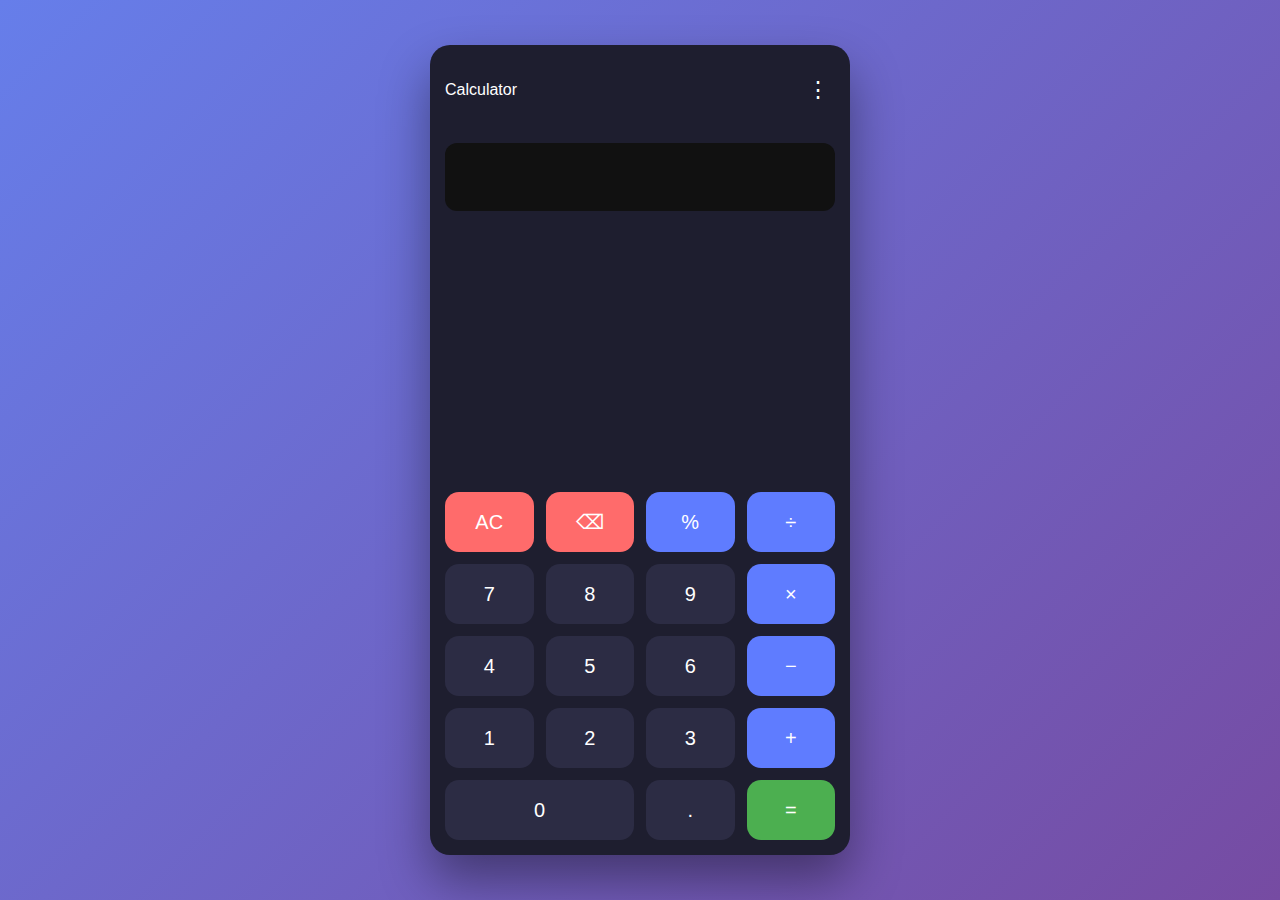
<file: CodeAlpha_Calculator/index.html>
<!DOCTYPE html>
<html lang="en">
<head>
    <meta charset="UTF-8">
    <title>Smart Calculator</title>
    <meta name="viewport" content="width=device-width, initial-scale=1.0">
    <link rel="stylesheet" href="style.css">
</head>
<body>

<div class="app">

    <!-- Top Bar -->
    <div class="top-bar">
        <span class="title">Calculator</span>
        <button id="menuBtn">⋮</button>
    </div>

    <!-- History Panel -->
    <div class="history-panel" id="historyPanel">
        <div class="history-header">
            <button id="closeHistory">←</button>
            <span>History</span>
        </div>

        <div id="history"></div>
        <button class="clear-history">Clear History</button>
    </div>

    <!-- Display -->
    <input type="text" id="display" disabled>

    <!-- Buttons -->
    <div class="buttons">
        <button class="func">AC</button>
        <button class="func">⌫</button>
        <button class="op">%</button>
        <button class="op">÷</button>

        <button>7</button>
        <button>8</button>
        <button>9</button>
        <button class="op">×</button>

        <button>4</button>
        <button>5</button>
        <button>6</button>
        <button class="op">−</button>

        <button>1</button>
        <button>2</button>
        <button>3</button>
        <button class="op">+</button>

        <button class="zero">0</button>
        <button>.</button>
        <button class="equals">=</button>
    </div>

</div>

<script src="script.js"></script>
</body>
</html>
</file>
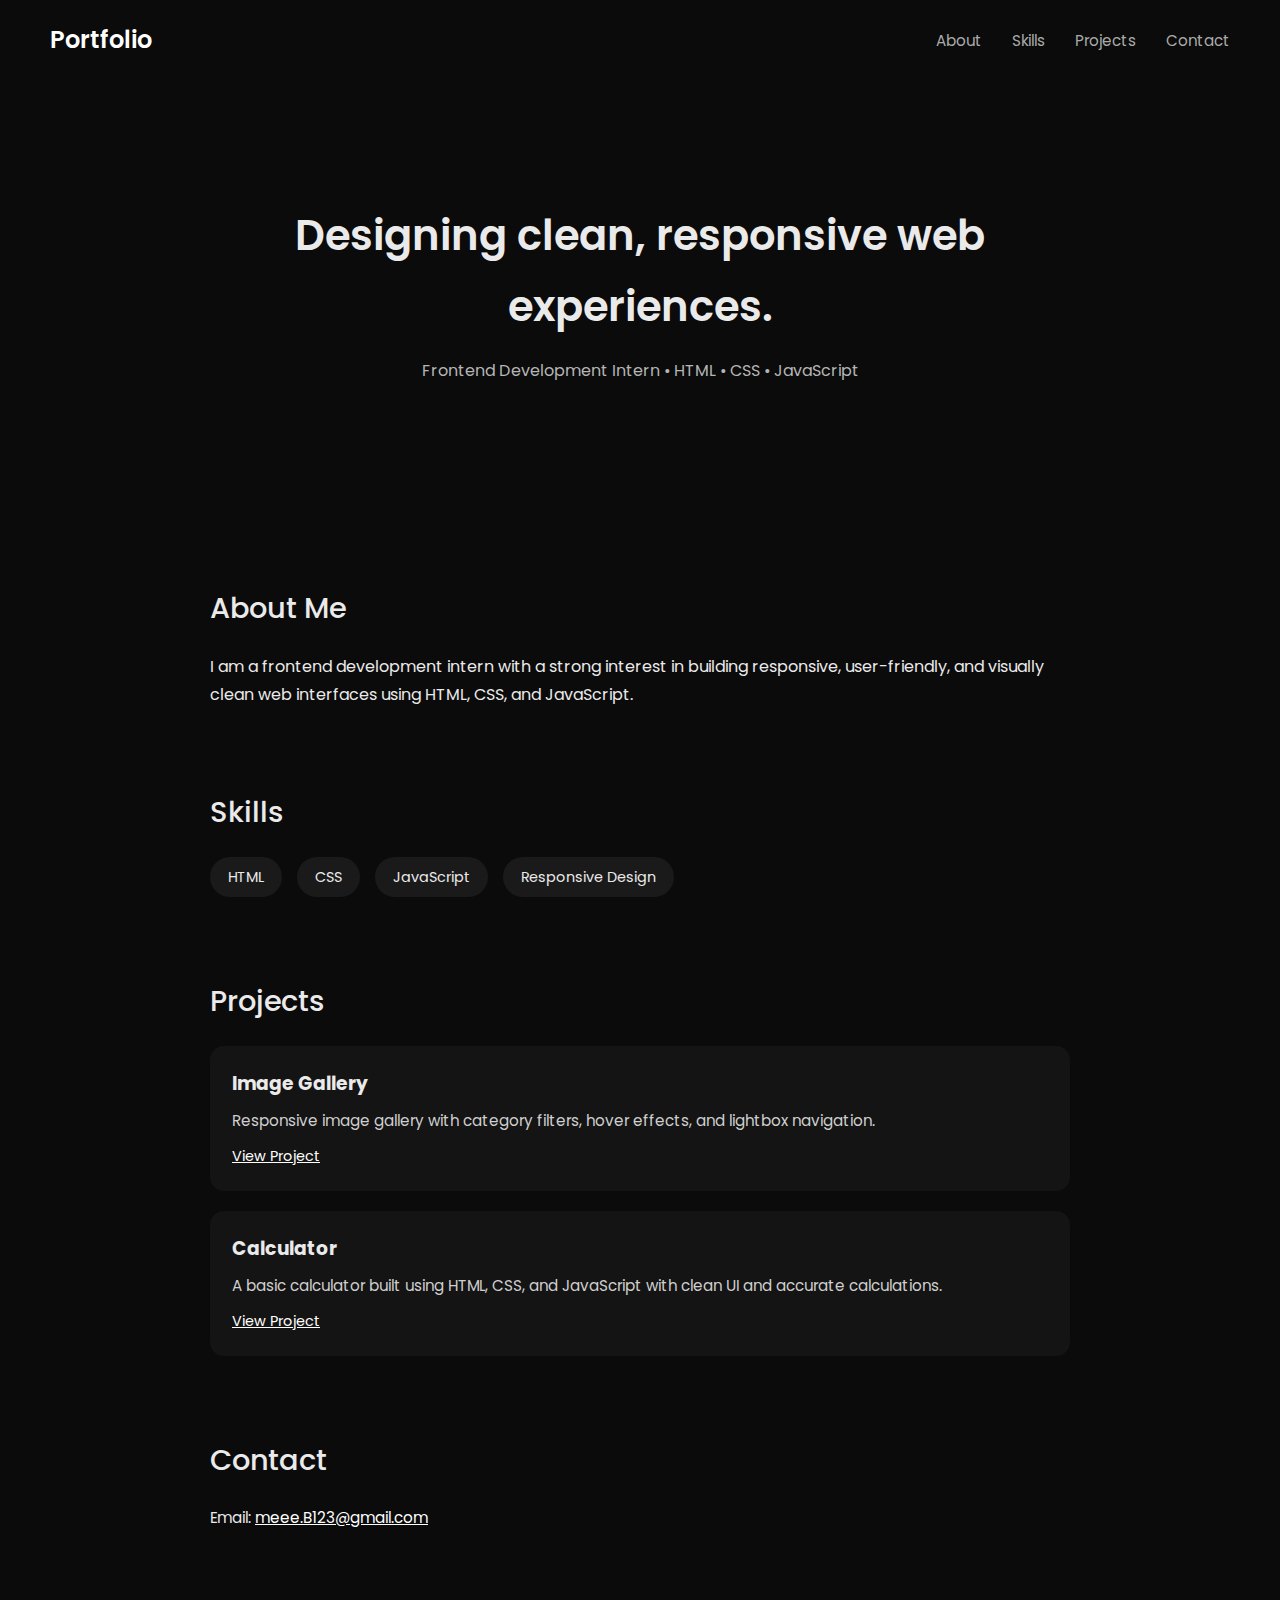
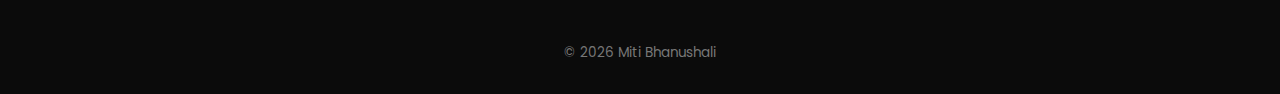
<file: CodeAlpha_PortfolioSite/index.html>
<!DOCTYPE html>
<html lang="en">
<head>
    <meta charset="UTF-8">
    <meta name="viewport" content="width=device-width, initial-scale=1.0">
    <title>Portfolio | CodeAlpha</title>

    <link href="https://fonts.googleapis.com/css2?family=Poppins:wght@300;400;500;600&display=swap" rel="stylesheet">
    <link rel="stylesheet" href="style.css">
</head>
<body>

<!-- NAVBAR -->
<nav>
    <h2 class="logo">Portfolio</h2>
    <ul class="nav-links">
        <li><a href="#about">About</a></li>
        <li><a href="#skills">Skills</a></li>
        <li><a href="#projects">Projects</a></li>
        <li><a href="#contact">Contact</a></li>
    </ul>
</nav>

<!-- HERO -->
<section class="hero">
    <h1>Designing clean, responsive web experiences.</h1>
    <p>Frontend Development Intern • HTML • CSS • JavaScript</p>
</section>

<!-- ABOUT -->
<section id="about" class="section">
    <h2>About Me</h2>
    <p>
        I am a frontend development intern with a strong interest in building
        responsive, user-friendly, and visually clean web interfaces using
        HTML, CSS, and JavaScript.
    </p>
</section>

<!-- SKILLS -->
<section id="skills" class="section">
    <h2>Skills</h2>
    <div class="skills-list">
        <span>HTML</span>
        <span>CSS</span>
        <span>JavaScript</span>
        <span>Responsive Design</span>
    </div>
</section>

<!-- PROJECTS -->
<section id="projects" class="section">
    <h2>Projects</h2>

    <div class="project-card">
        <h3>Image Gallery</h3>
        <p>
            Responsive image gallery with category filters, hover effects,
            and lightbox navigation.
        </p>
        <a href="../CodeAlpha_ImageGallery/index.html" target="_blank">View Project</a>
    </div>

    <div class="project-card">
        <h3>Calculator</h3>
        <p>
            A basic calculator built using HTML, CSS, and JavaScript with
            clean UI and accurate calculations.
        </p>
        <a href="../CodeAlpha_Calculator/index.html" target="_blank">View Project</a>
    </div>
</section>

<!-- CONTACT -->
<section id="contact" class="section">
    <h2>Contact</h2>
    <p>
        Email:
        <a href="mailto:Meee.B@gmail.com">
            meee.B123@gmail.com
        </a>
    </p></section>

<footer>
    <p>© 2026 Miti Bhanushali</p>
</footer>

<script src="script.js"></script>
</body>
</html>
</file>
<file: CodeAlpha_Calculator/style.css>
* {
    box-sizing: border-box;
    font-family: 'Segoe UI', sans-serif;
}

body {
    margin: 0;
    background: linear-gradient(135deg, #667eea, #764ba2);
    min-height: 100vh;
    display: flex;
    justify-content: center;
    align-items: center;
}

/* App container */
.app {
    background: #1e1e2f;
    width: 100%;
    max-width: 420px;
    height: 100vh;
    display: flex;
    flex-direction: column;
    position: relative;
    overflow: hidden;
}

/* Desktop look */
@media (min-width: 600px) {
    .app {
        height: 90vh;
        border-radius: 20px;
        box-shadow: 0 25px 50px rgba(0,0,0,0.4);
    }
}

/* Top bar */
.top-bar {
    display: flex;
    justify-content: space-between;
    align-items: center;
    padding: 15px;
    color: #fff;
}

.top-bar button {
    background: none;
    border: none;
    color: #fff;
    font-size: 22px;
    cursor: pointer;
}

/* Display */
#display {
    margin: 8px 15px 5px;
    height: 68px;
    font-size: 28px;
    border: none;
    border-radius: 12px;
    background: #111;
    color: #fff;
    padding: 15px;
    text-align: right;
}

/* Buttons */
.buttons {
    display: grid;
    grid-template-columns: repeat(4, 1fr);
    gap: 12px;
    padding: 15px;
    margin-top: auto;
}

button {
    height: 60px;
    border-radius: 14px;
    border: none;
    font-size: 20px;
    cursor: pointer;
    background: #2c2c44;
    color: #fff;
    transition: 0.2s;
}

button:hover {
    background: #3d3d5c;
}

button:active {
    transform: scale(0.95);
}

/* Button types */
.func {
    background: #ff6b6b;
}

.func:hover {
    background: #ff8585;
}

.op {
    background: #5f7cff;
}

.op:hover {
    background: #738cff;
}

.equals {
    background: #4caf50;
}

.equals:hover {
    background: #66bb6a;
}

.zero {
    grid-column: span 2;
}

/* History panel */
.history-panel {
    position: absolute;
    top: 0;
    right: -100%;
    width: 100%;
    height: 100%;
    background: #111;
    color: #fff;
    padding: 20px;
    transition: 0.3s ease;
    z-index: 10;
}

.history-panel.active {
    right: 0;
}

/* History header */
.history-header {
    display: flex;
    align-items: center;
    gap: 10px;
    margin-bottom: 15px;
}

.history-header button {
    background: none;
    border: none;
    color: #fff;
    font-size: 22px;
    cursor: pointer;
}

#history p {
    margin: 6px 0;
    font-size: 14px;
    opacity: 0.85;
}

.clear-history {
    margin-top: 15px;
    width: 100%;
    padding: 12px;
    border-radius: 10px;
    border: none;
    background: #ff4d6d;
    color: #fff;
    cursor: pointer;
}

/* Small devices */
@media (max-width: 480px) {
    #display {
        font-size: 24px;
        height: 60px;
    }
    button {
        height: 55px;
        font-size: 18px;
    }
}
</file>
<file: CodeAlpha_PortfolioSite/style.css>
* {
    margin: 0;
    padding: 0;
    box-sizing: border-box;
    font-family: 'Poppins', sans-serif;
}

html {
    scroll-behavior: smooth;
}

body {
    background: #0b0b0b;
    color: #eaeaea;
    line-height: 1.7;
}

/* ================= NAVBAR ================= */
nav {
    display: flex;
    justify-content: space-between;
    align-items: center;
    padding: 20px 50px;
    background: #0b0b0b;
    position: sticky;
    top: 0;
    z-index: 100;
}

nav ul {
    list-style: none;
    display: flex;
    gap: 30px;
}

nav a {
    text-decoration: none;
    color: #aaa;
    font-size: 0.95rem;
    transition: color 0.3s ease;
}

nav a:hover,
nav a.active {
    color: #fff;
}

.logo {
    font-weight: 600;
    color: #fff;
}

/* ================= HERO ================= */
.hero {
    text-align: center;
    padding: 120px 20px;
}

.hero h1 {
    font-size: 2.6rem;
    font-weight: 600;
    max-width: 800px;
    margin: 0 auto;
}

.hero p {
    margin-top: 15px;
    color: #b5b5b5;
    font-size: 1rem;
}

/* ================= SECTIONS ================= */
.section {
    max-width: 900px;
    margin: 80px auto;
    padding: 0 20px;
}

.section h2 {
    font-size: 1.8rem;
    margin-bottom: 20px;
    font-weight: 500;
}

/* ================= SKILLS ================= */
.skills-list {
    display: flex;
    gap: 15px;
    flex-wrap: wrap;
}

.skills-list span {
    background: #1a1a1a;
    padding: 8px 18px;
    border-radius: 20px;
    font-size: 0.9rem;
}

/* ================= PROJECTS ================= */
.project-card {
    background: #141414;
    padding: 22px;
    border-radius: 14px;
    margin-bottom: 20px;
    cursor: pointer;
    transition: transform 0.3s ease;
}

.project-card:hover {
    transform: translateY(-5px);
}

.project-card h3 {
    margin-bottom: 8px;
}

.project-card p {
    color: #cfcfcf;
    font-size: 0.95rem;
}

/* project links */
.project-card a {
    display: inline-block;
    margin-top: 10px;
    color: #fff;
    text-decoration: underline;
    font-size: 0.9rem;
}

.project-card a:hover {
    color: #b5b5b5;
}

/* ================= CONTACT ================= */
#contact p {
    font-size: 0.95rem;
}

#contact a {
    color: #fff;
    text-decoration: underline;
}

#contact a:hover {
    color: #b5b5b5;
}

/* ================= FOOTER ================= */
footer {
    text-align: center;
    padding: 30px;
    font-size: 0.85rem;
    color: #777;
}

/* ================= RESPONSIVE ================= */
@media (max-width: 768px) {
    nav {
        padding: 15px 25px;
    }

    .hero h1 {
        font-size: 2rem;
    }

    nav ul {
        gap: 18px;
    }
}
</file>
